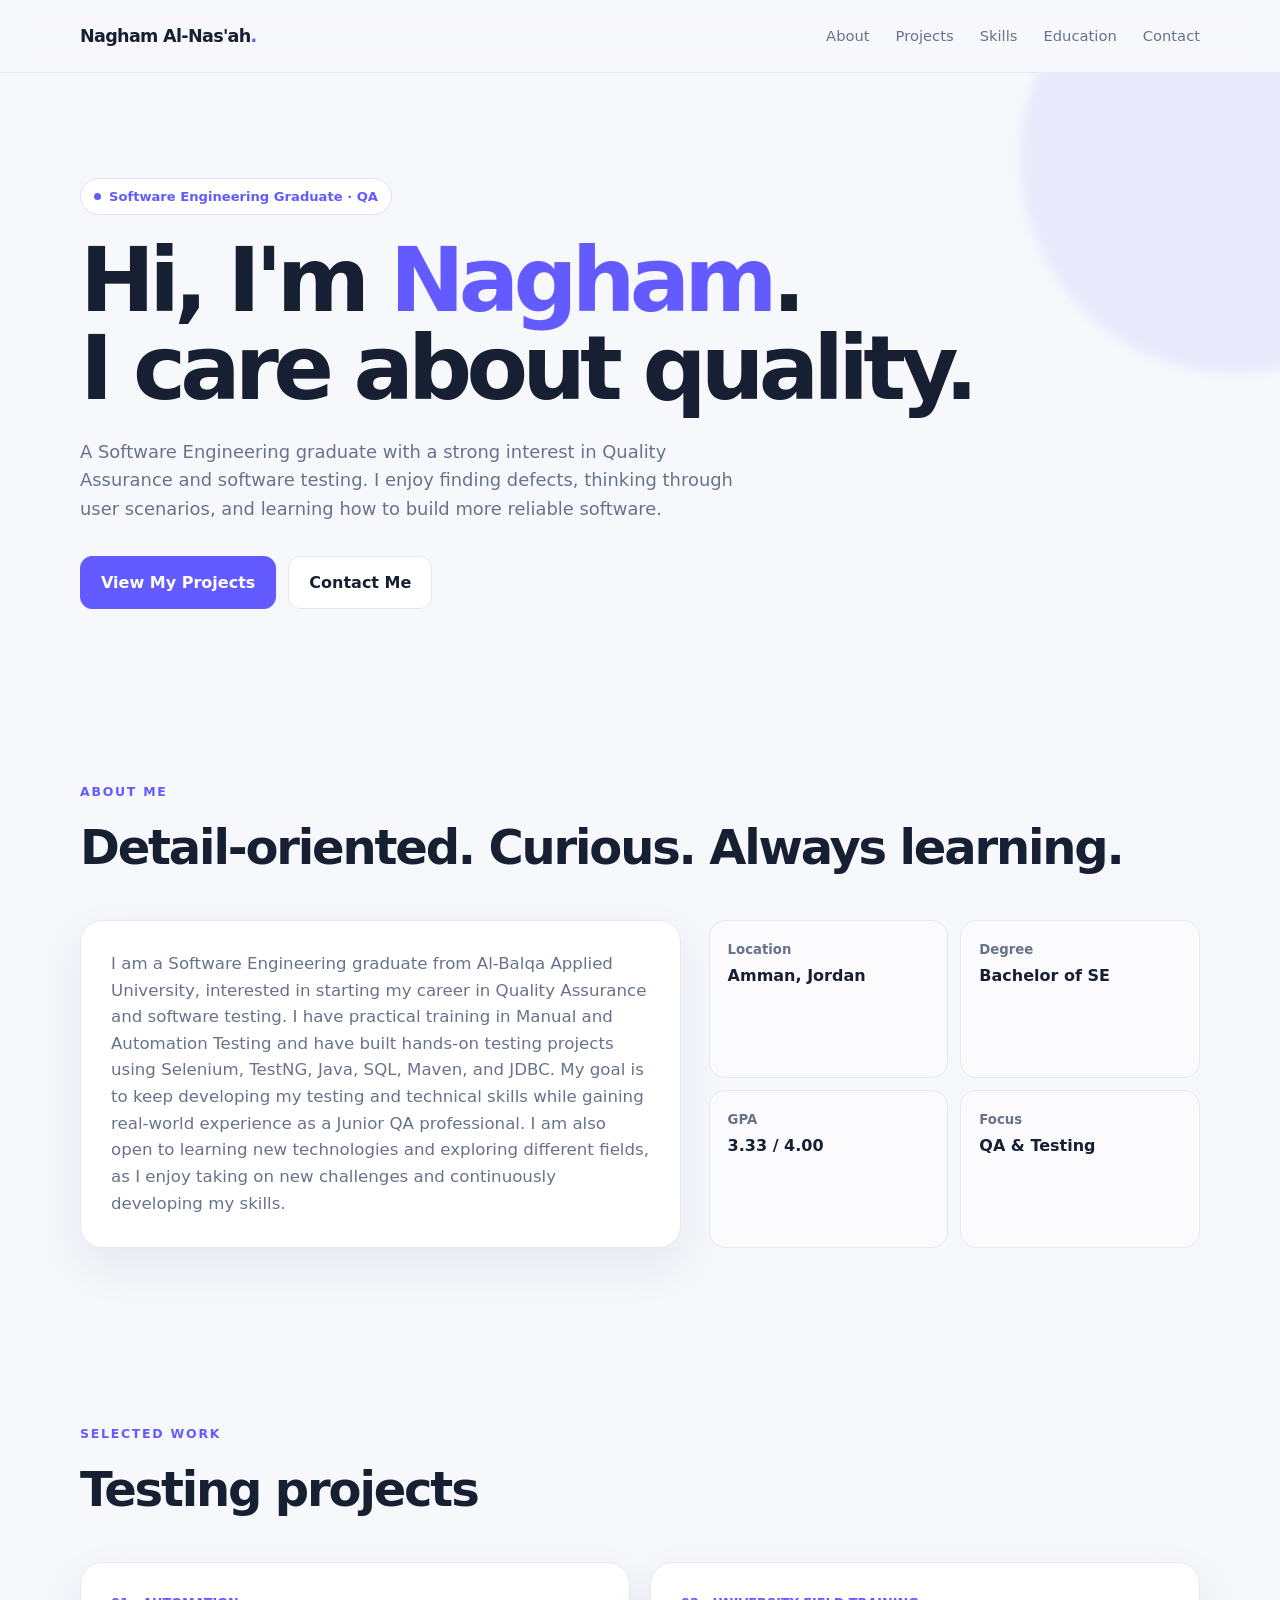
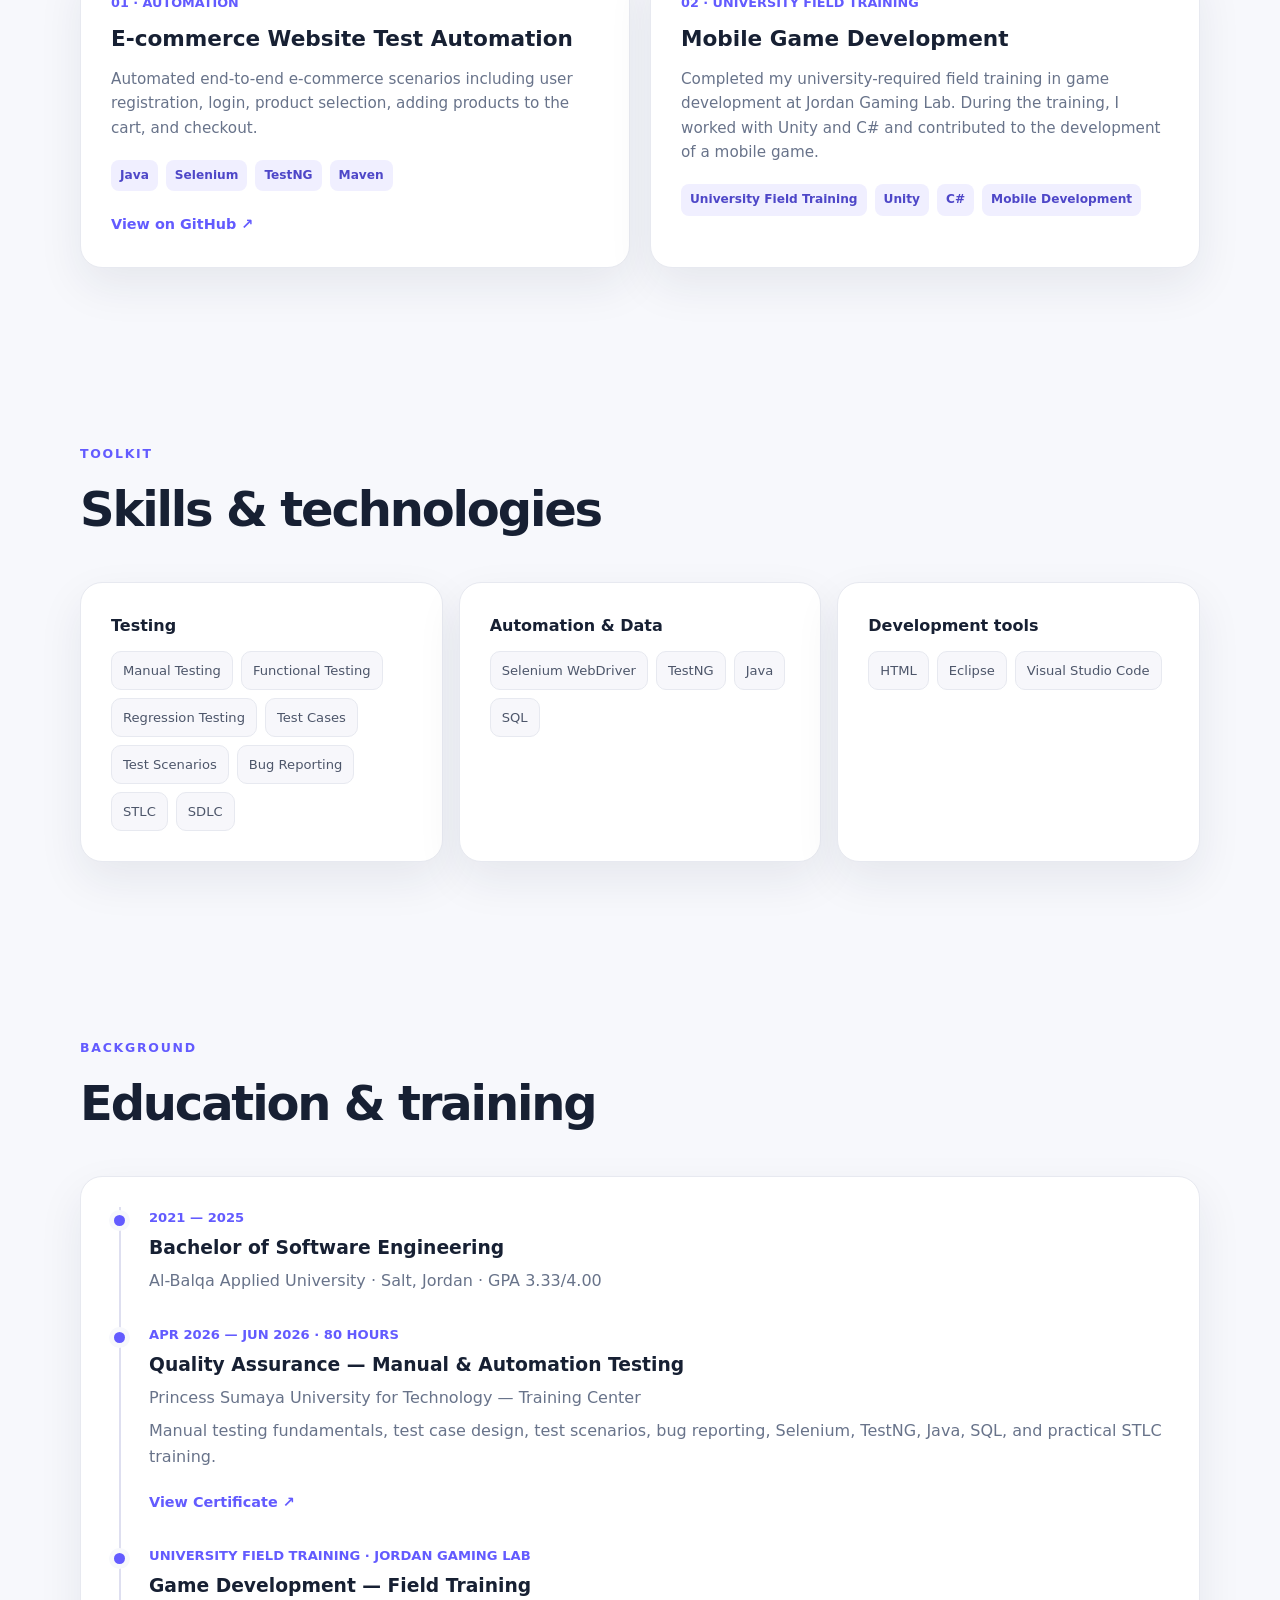
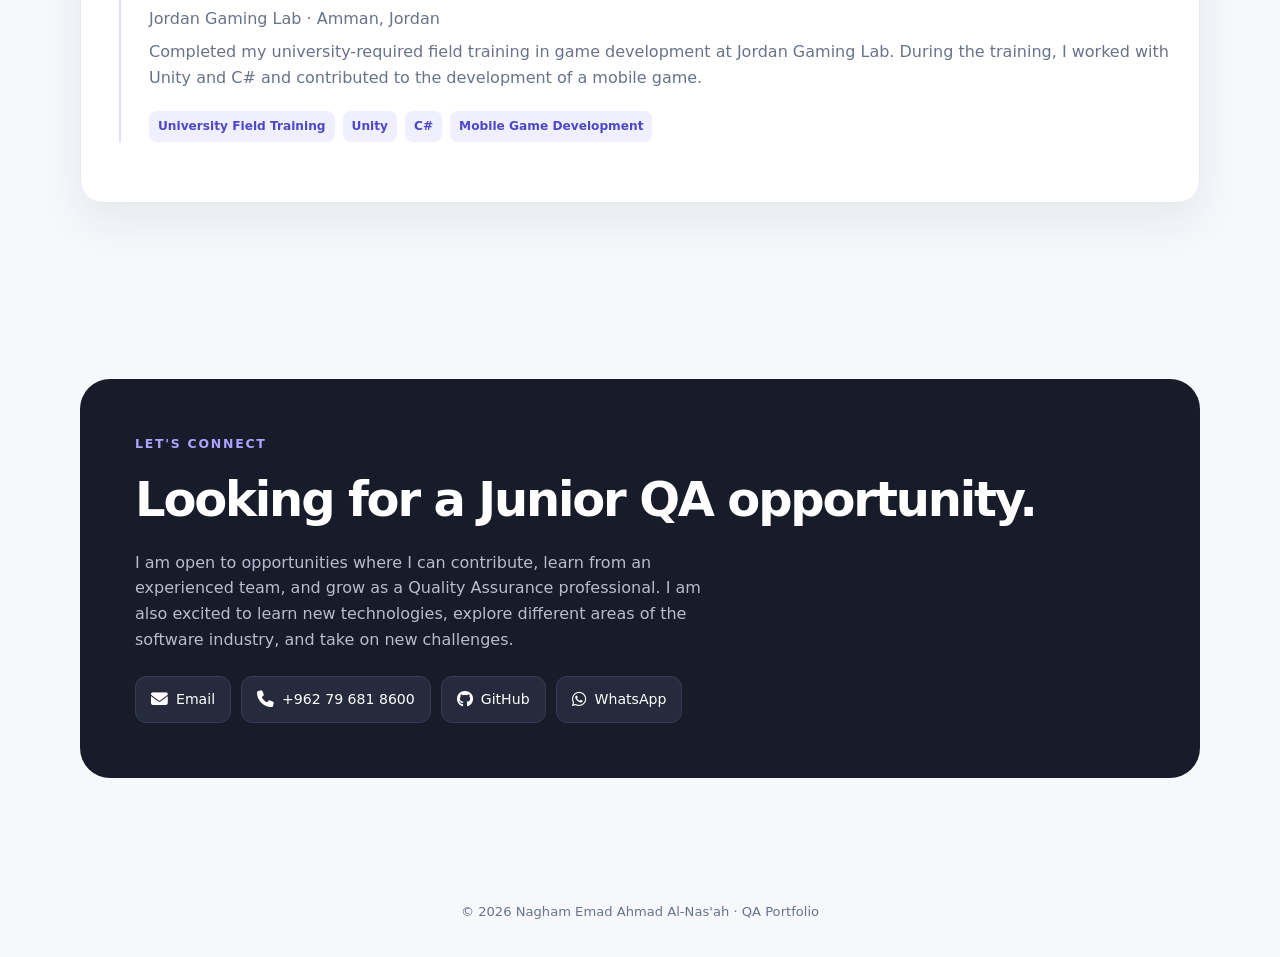
<file: index.html>
<!DOCTYPE html>

<html lang="en">
<head>
  <meta charset="UTF-8" />
  <meta name="viewport" content="width=device-width, initial-scale=1.0" />
  <meta name="description" content="Nagham Emad Ahmad Al-Nas'ah — Software Engineering graduate and Junior QA enthusiast." />
  <title>Nagham Emad | QA Portfolio</title>

  <link rel="stylesheet" href="style.css">

  <!-- Font Awesome for icons -->

  <link rel="stylesheet"
        href="https://cdnjs.cloudflare.com/ajax/libs/font-awesome/6.5.2/css/all.min.css">
</head>

<body>

<header>
  <div class="container">
    <nav>
      <a class="logo" href="#home">Nagham Al-Nas'ah<span>.</span></a>

  <ul class="nav-links">
    <li><a href="#about">About</a></li>
    <li><a href="#projects">Projects</a></li>
    <li><a href="#skills">Skills</a></li>
    <li><a href="#education">Education</a></li>
    <li><a href="#contact">Contact</a></li>
  </ul>
</nav>

  </div>
</header>

<main id="home">

  <!-- HERO -->

  <section class="hero">
    <div class="container">

  <div class="eyebrow">
    <span class="dot"></span>
    Software Engineering Graduate · QA
  </div>

  <h1>
    Hi, I'm <span>Nagham</span>.<br>
    I care about quality.
  </h1>

  <p>
    A Software Engineering graduate with a strong interest in Quality Assurance
    and software testing. I enjoy finding defects, thinking through user scenarios,
    and learning how to build more reliable software.
  </p>

  <div class="buttons">
    <a class="btn btn-primary" href="#projects">
      View My Projects
    </a>

    <a class="btn btn-secondary" href="mailto:naghamemad04@gmail.com">
      Contact Me
    </a>
  </div>

</div>

  </section>

  <!-- ABOUT -->

  <section id="about">
    <div class="container">

  <div class="section-head">
    <div class="section-label">About me</div>
    <h2>Detail-oriented. Curious. Always learning.</h2>
  </div>

  <div class="about-grid">

    <div class="card">
      <p class="about-text">
        I am a Software Engineering graduate from Al-Balqa Applied University,
        interested in starting my career in Quality Assurance and software testing.
        I have practical training in Manual and Automation Testing and have built
        hands-on testing projects using Selenium, TestNG, Java, SQL, Maven, and JDBC.
        My goal is to keep developing my testing and technical skills while gaining
        real-world experience as a Junior QA professional.
        I am also open to learning new technologies and exploring different fields,
        as I enjoy taking on new challenges and continuously developing my skills.
      </p>
    </div>

    <div class="facts">
      <div class="fact">
        <strong>Location</strong>
        <span>Amman, Jordan</span>
      </div>

      <div class="fact">
        <strong>Degree</strong>
        <span>Bachelor of SE</span>
      </div>

      <div class="fact">
        <strong>GPA</strong>
        <span>3.33 / 4.00</span>
      </div>

      <div class="fact">
        <strong>Focus</strong>
        <span>QA & Testing</span>
      </div>
    </div>

  </div>
</div>

  </section>

  <!-- PROJECTS -->

  <section id="projects">
    <div class="container">

  <div class="section-head">
    <div class="section-label">Selected work</div>
    <h2>Testing projects</h2>
  </div>

  <div class="projects">

    <!-- PROJECT 1 -->
    <article class="card project">

      <div class="project-number">
        01 · AUTOMATION
      </div>

      <h3>
        E-commerce Website Test Automation
      </h3>

      <p>
        Automated end-to-end e-commerce scenarios including user registration,
        login, product selection, adding products to the cart, and checkout.
      </p>

      <div class="tags">
        <span class="tag">Java</span>
        <span class="tag">Selenium</span>
        <span class="tag">TestNG</span>
        <span class="tag">Maven</span>
      </div>

      <a class="project-link"
         href="https://github.com/NaghamNasa/Ecommerce_TestAutomation"
         target="_blank"
         rel="noopener">
        View on GitHub ↗
      </a>

    </article>


    <!-- PROJECT 2 -->
    <article class="card project">

      <div class="project-number">
        02 · UNIVERSITY FIELD TRAINING
      </div>

      <h3>
        Mobile Game Development
      </h3>

      <p>
        Completed my university-required field training in game development
        at Jordan Gaming Lab. During the training, I worked with Unity and C#
        and contributed to the development of a mobile game.
      </p>

      <div class="tags">
        <span class="tag">University Field Training</span>
        <span class="tag">Unity</span>
        <span class="tag">C#</span>
        <span class="tag">Mobile Development</span>
      </div>

    </article>

  </div>
</div>

  </section>

  <!-- SKILLS -->

  <section id="skills">
    <div class="container">

  <div class="section-head">
    <div class="section-label">Toolkit</div>
    <h2>Skills & technologies</h2>
  </div>

  <div class="skills-grid">

    <div class="card skill-card">

      <h3>Testing</h3>

      <div class="skill-list">
        <span class="skill">Manual Testing</span>
        <span class="skill">Functional Testing</span>
        <span class="skill">Regression Testing</span>
        <span class="skill">Test Cases</span>
        <span class="skill">Test Scenarios</span>
        <span class="skill">Bug Reporting</span>
        <span class="skill">STLC</span>
        <span class="skill">SDLC</span>
      </div>

    </div>


    <div class="card skill-card">

      <h3>Automation & Data</h3>

      <div class="skill-list">
        <span class="skill">Selenium WebDriver</span>
        <span class="skill">TestNG</span>
        <span class="skill">Java</span>
        <span class="skill">SQL</span>
      </div>

    </div>


    <div class="card skill-card">

      <h3>Development tools</h3>

      <div class="skill-list">
        <span class="skill">HTML</span>
        <span class="skill">Eclipse</span>
        <span class="skill">Visual Studio Code</span>
      </div>

    </div>

  </div>
</div>

  </section>

  <!-- EDUCATION & TRAINING -->

  <section id="education">
    <div class="container">

  <div class="section-head">
    <div class="section-label">Background</div>
    <h2>Education & training</h2>
  </div>

  <div class="card">

    <div class="timeline">

      <!-- EDUCATION -->
      <div class="timeline-item">

        <div class="timeline-date">
          2021 — 2025
        </div>

        <h3>
          Bachelor of Software Engineering
        </h3>

        <p>
          Al-Balqa Applied University · Salt, Jordan · GPA 3.33/4.00
        </p>

      </div>


      <!-- QA TRAINING -->
      <div class="timeline-item">

        <div class="timeline-date">
          APR 2026 — JUN 2026 · 80 HOURS
        </div>

        <h3>
          Quality Assurance — Manual & Automation Testing
        </h3>

        <p>
          Princess Sumaya University for Technology — Training Center
        </p>

        <p style="margin-top:8px;">
          Manual testing fundamentals, test case design, test scenarios,
          bug reporting, Selenium, TestNG, Java, SQL, and practical STLC training.
        </p>

        <a class="project-link"
           href="https://drive.google.com/file/d/1P26dOvGQgVuarlXt7VliMoPHaFKw1R2O/view?usp=sharing"
           target="_blank"
           rel="noopener">
          View Certificate ↗
        </a>

      </div>


      <!-- UNIVERSITY FIELD TRAINING -->
      <div class="timeline-item">

        <div class="timeline-date">
          UNIVERSITY FIELD TRAINING · JORDAN GAMING LAB
        </div>

        <h3>
          Game Development — Field Training
        </h3>

        <p>
          Jordan Gaming Lab · Amman, Jordan
        </p>

        <p style="margin-top:8px;">
          Completed my university-required field training in game development
          at Jordan Gaming Lab. During the training, I worked with Unity and C#
          and contributed to the development of a mobile game.
        </p>

        <div class="tags">
          <span class="tag">University Field Training</span>
          <span class="tag">Unity</span>
          <span class="tag">C#</span>
          <span class="tag">Mobile Game Development</span>
        </div>

      </div>

    </div>
  </div>
</div>

  </section>

  <!-- CONTACT -->

  <section id="contact">
    <div class="container">

  <div class="contact">

    <div class="section-label">
      Let's connect
    </div>

    <h2>
      Looking for a Junior QA opportunity.
    </h2>

    <p>
      I am open to opportunities where I can contribute, learn from an experienced team,
      and grow as a Quality Assurance professional. I am also excited to learn new
      technologies, explore different areas of the software industry,
      and take on new challenges.
    </p>

    <div class="contact-links">

      <!-- EMAIL -->
      <a class="contact-link"
         href="mailto:naghamemad04@gmail.com">
        <i class="fa-solid fa-envelope"></i>
        Email
      </a>


      <!-- PHONE -->
      <a class="contact-link"
         href="tel:+962796818600">
        <i class="fa-solid fa-phone"></i>
        +962 79 681 8600
      </a>


      <!-- GITHUB -->
      <a class="contact-link"
         href="https://github.com/NaghamNasa"
         target="_blank"
         rel="noopener">
        <i class="fa-brands fa-github"></i>
        GitHub
      </a>


      <!-- WHATSAPP -->
      <a class="contact-link whatsapp-link"
         href="https://wa.me/962798616610"
         target="_blank"
         rel="noopener"
         aria-label="Contact me on WhatsApp">

        <i class="fa-brands fa-whatsapp"></i>
        WhatsApp

      </a>

    </div>

  </div>
</div>

  </section>

</main>

<footer>
  © 2026 Nagham Emad Ahmad Al-Nas'ah · QA Portfolio
</footer>

</body>
</html>
</file>
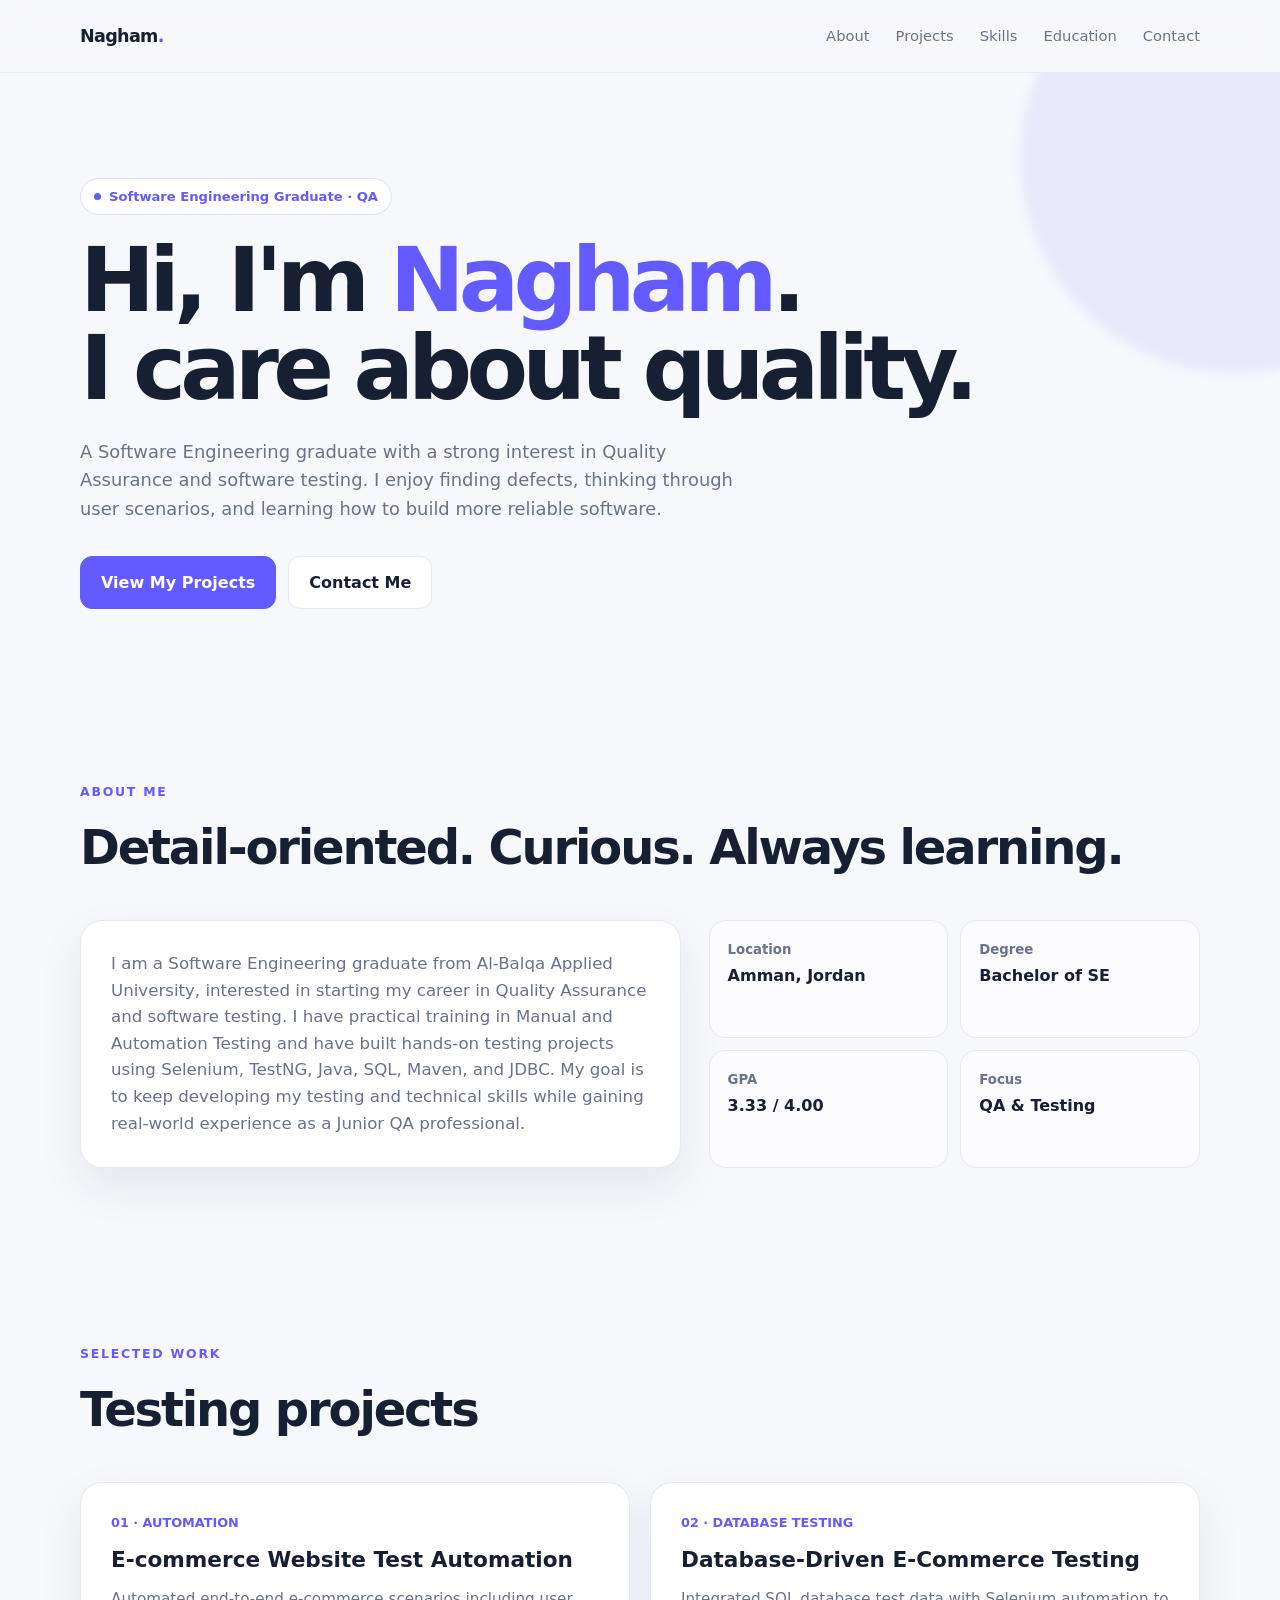
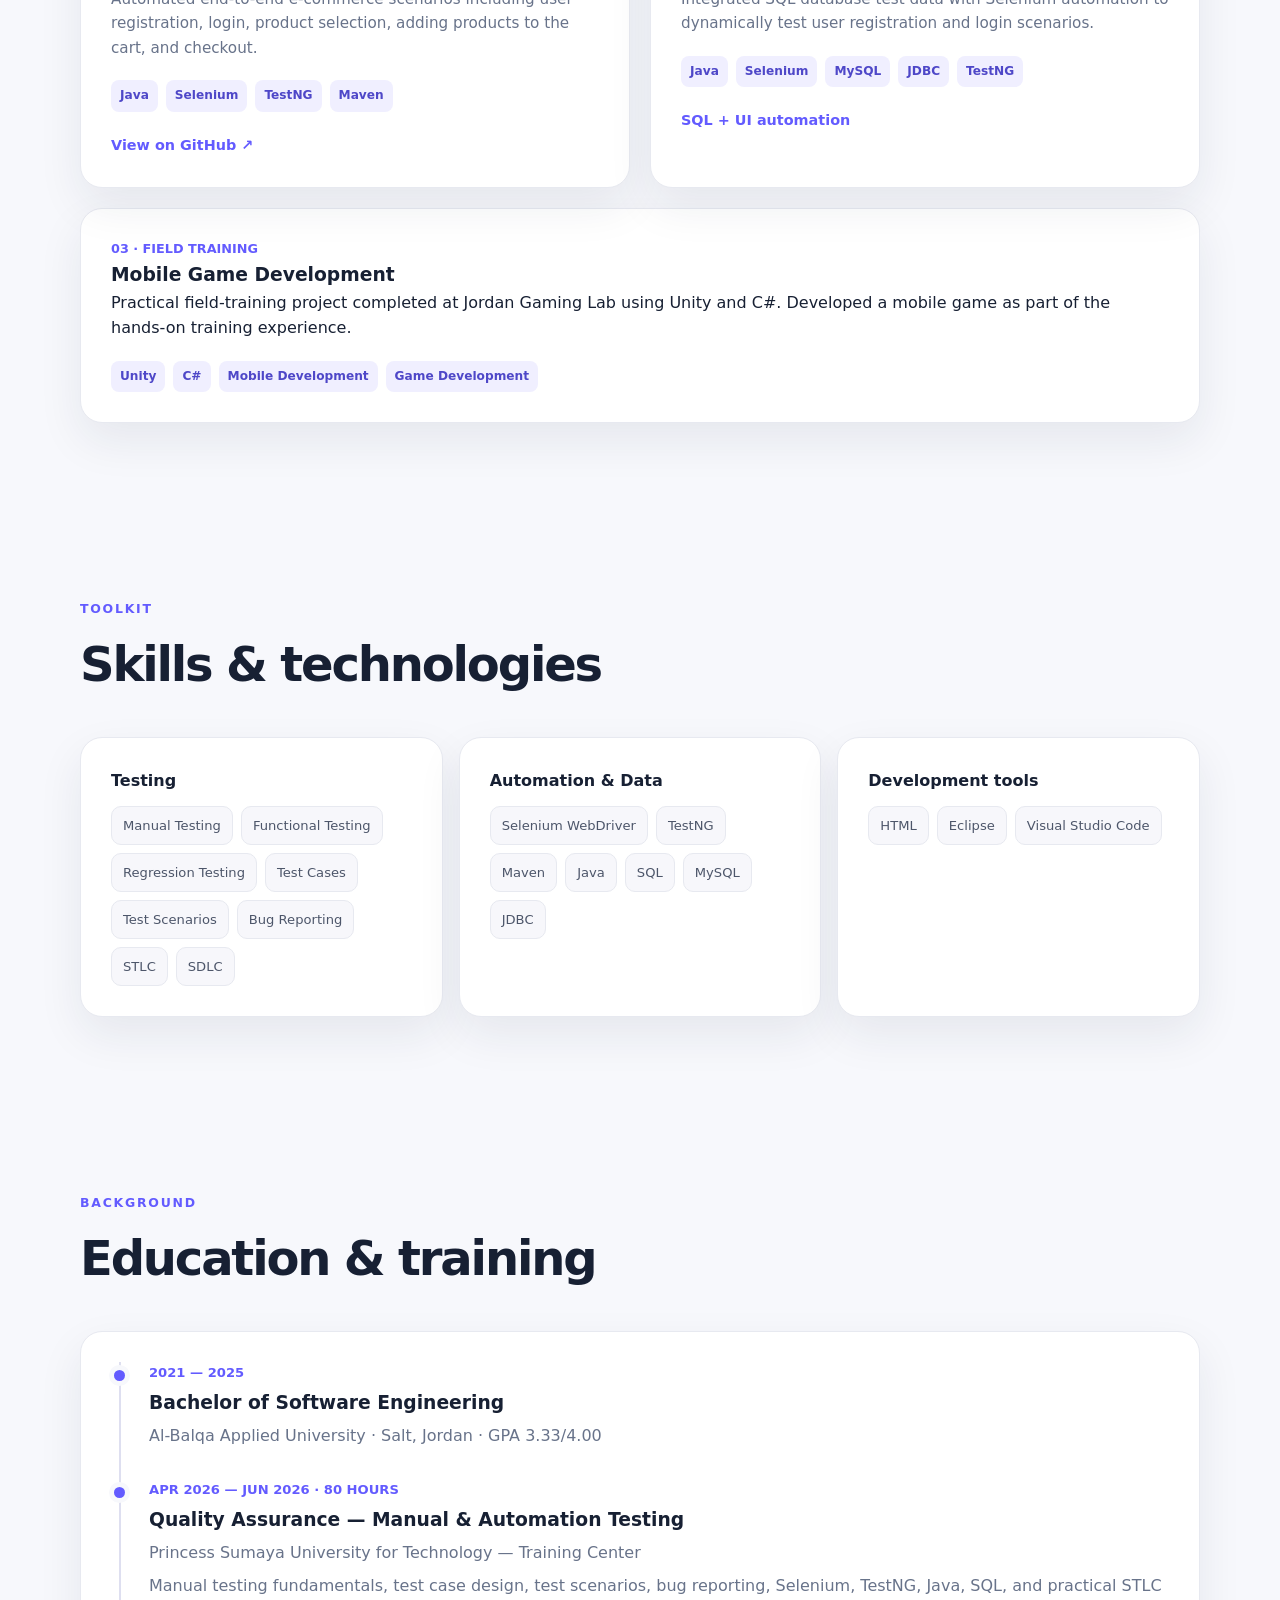
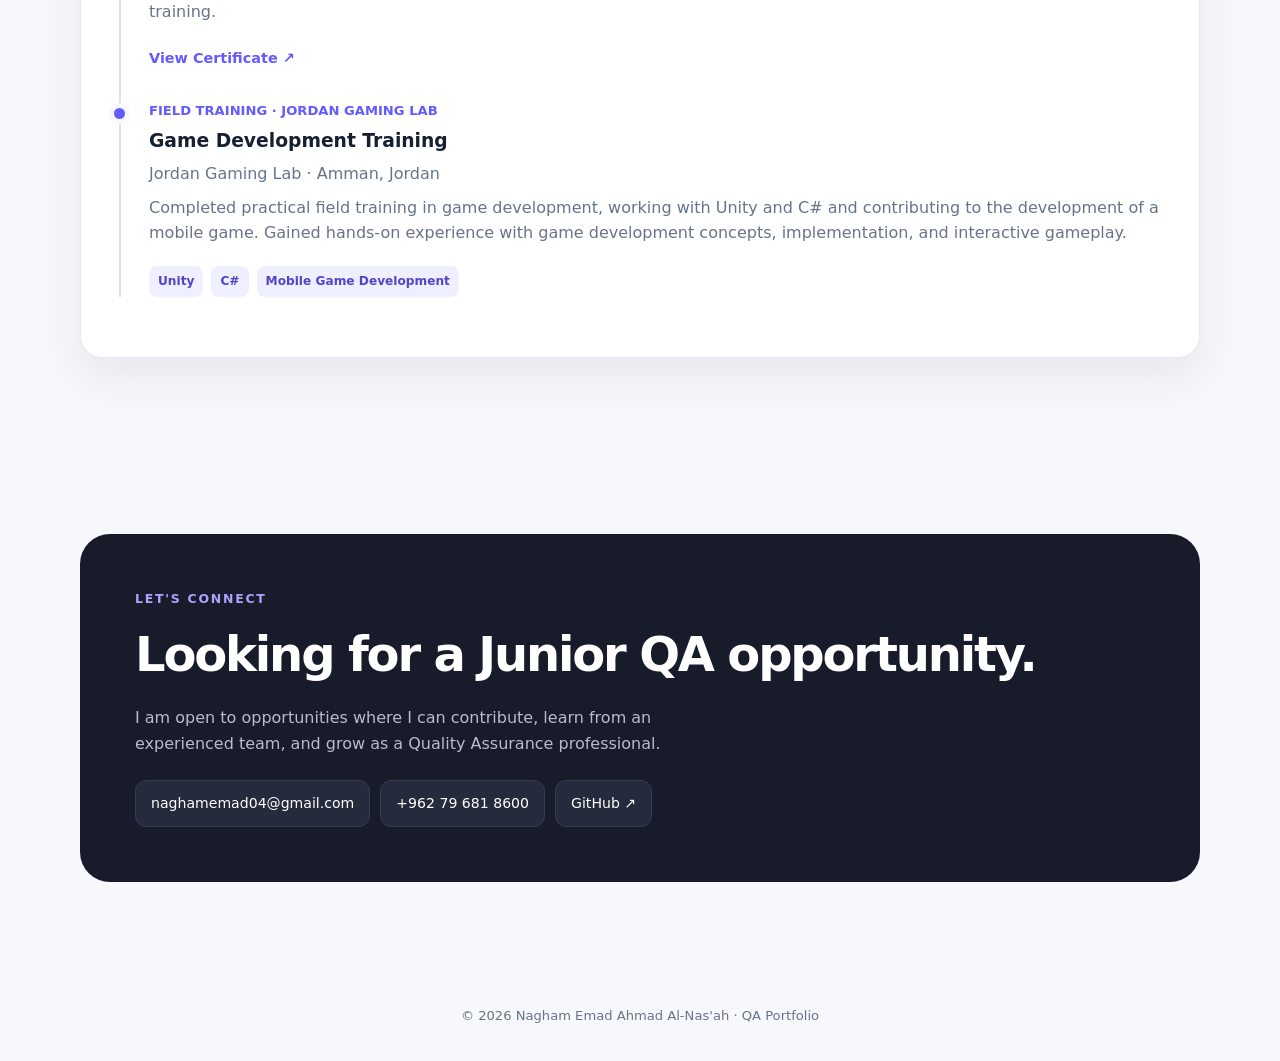
<file: Nagham_QA_Portfolio.html>
<!DOCTYPE html>
<html lang="en">
<head>
  <meta charset="UTF-8" />
  <meta name="viewport" content="width=device-width, initial-scale=1.0" />
  <meta name="description" content="Nagham Emad Ahmad Al-Nas'ah — Software Engineering graduate and Junior QA enthusiast." />
  <title>Nagham Emad | QA Portfolio</title>
  <style>
    :root{
      --bg:#f7f8fc;
      --surface:#ffffff;
      --text:#172033;
      --muted:#68738a;
      --primary:#635bff;
      --primary-dark:#4d46d9;
      --border:#e7e9f0;
      --shadow:0 18px 45px rgba(31,38,65,.08);
      --radius:22px;
    }
    *{box-sizing:border-box;margin:0;padding:0}
    html{scroll-behavior:smooth}
    body{
      font-family:Inter,ui-sans-serif,system-ui,-apple-system,BlinkMacSystemFont,"Segoe UI",sans-serif;
      background:var(--bg); color:var(--text); line-height:1.6;
    }
    a{color:inherit;text-decoration:none}
    .container{width:min(1120px,92%);margin:auto}
    header{
      position:sticky;top:0;z-index:10;background:rgba(247,248,252,.88);
      backdrop-filter:blur(14px);border-bottom:1px solid rgba(231,233,240,.8)
    }
    nav{height:72px;display:flex;align-items:center;justify-content:space-between}
    .logo{font-weight:800;letter-spacing:-.04em;font-size:1.1rem}
    .logo span{color:var(--primary)}
    .nav-links{display:flex;gap:26px;list-style:none;font-size:.92rem;color:var(--muted)}
    .nav-links a:hover{color:var(--primary)}
    .hero{padding:105px 0 85px;position:relative;overflow:hidden}
    .hero:before{
      content:"";position:absolute;width:430px;height:430px;border-radius:50%;
      background:rgba(99,91,255,.09);right:-170px;top:-130px;filter:blur(5px)
    }
    .eyebrow{
      display:inline-flex;align-items:center;gap:8px;padding:7px 13px;border:1px solid #dddfff;
      background:#fff;border-radius:999px;color:var(--primary);font-size:.82rem;font-weight:700;margin-bottom:22px
    }
    .dot{width:7px;height:7px;border-radius:50%;background:var(--primary)}
    h1{font-size:clamp(3rem,7vw,5.7rem);line-height:.98;letter-spacing:-.065em;max-width:900px}
    h1 span{color:var(--primary)}
    .hero p{max-width:680px;color:var(--muted);font-size:1.12rem;margin:25px 0 32px}
    .buttons{display:flex;gap:12px;flex-wrap:wrap}
    .btn{padding:13px 20px;border-radius:12px;font-weight:700;border:1px solid var(--border);transition:.2s}
    .btn-primary{background:var(--primary);color:white;border-color:var(--primary)}
    .btn-primary:hover{background:var(--primary-dark);transform:translateY(-2px)}
    .btn-secondary{background:#fff}.btn-secondary:hover{border-color:#c9cce0;transform:translateY(-2px)}
    section{padding:88px 0}
    .section-head{margin-bottom:34px}
    .section-label{color:var(--primary);font-size:.78rem;font-weight:800;text-transform:uppercase;letter-spacing:.14em}
    h2{font-size:clamp(2rem,4vw,3rem);letter-spacing:-.045em;margin-top:7px}
    .about-grid{display:grid;grid-template-columns:1.1fr .9fr;gap:28px}
    .card{background:var(--surface);border:1px solid var(--border);border-radius:var(--radius);padding:30px;box-shadow:var(--shadow)}
    .about-text{font-size:1.04rem;color:var(--muted)}
    .facts{display:grid;grid-template-columns:1fr 1fr;gap:12px}
    .fact{padding:18px;border:1px solid var(--border);border-radius:16px;background:#fbfbfe}
    .fact strong{display:block;font-size:.83rem;color:var(--muted);margin-bottom:3px}
    .fact span{font-weight:750}
    .projects{display:grid;grid-template-columns:repeat(2,1fr);gap:20px}
    .project{position:relative;overflow:hidden}
    .project-number{font-size:.8rem;color:var(--primary);font-weight:800}
    .project h3{font-size:1.35rem;margin:9px 0 10px}
    .project p{color:var(--muted);font-size:.95rem}
    .tags{display:flex;flex-wrap:wrap;gap:8px;margin-top:20px}
    .tag{font-size:.76rem;font-weight:700;padding:6px 9px;border-radius:8px;background:#f0efff;color:#4e47c8}
    .project-link{display:inline-block;margin-top:22px;color:var(--primary);font-weight:750;font-size:.9rem}
    .timeline{border-left:2px solid #dedff0;margin-left:8px;padding-left:28px}
    .timeline-item{position:relative;margin-bottom:30px}
    .timeline-item:before{
      content:"";position:absolute;width:11px;height:11px;border-radius:50%;background:var(--primary);
      left:-35px;top:8px;box-shadow:0 0 0 5px var(--bg)
    }
    .timeline-date{color:var(--primary);font-weight:800;font-size:.82rem}
    .timeline h3{margin:5px 0}
    .timeline p{color:var(--muted)}
    .skills-grid{display:grid;grid-template-columns:repeat(3,1fr);gap:16px}
    .skill-card h3{font-size:1rem;margin-bottom:13px}
    .skill-list{display:flex;flex-wrap:wrap;gap:8px}
    .skill{padding:8px 11px;border-radius:10px;background:#f7f7fb;border:1px solid var(--border);font-size:.82rem;color:#4d566a}
    .contact{background:#171b2a;color:#fff;border-radius:30px;padding:55px}
    .contact .section-label{color:#aaa4ff}
    .contact p{color:#b7bdce;max-width:600px;margin:12px 0 24px}
    .contact-links{display:flex;flex-wrap:wrap;gap:10px}
    .contact-link{padding:11px 15px;background:#252a3d;border:1px solid #363c52;border-radius:11px;color:#fff;font-size:.88rem}
    footer{padding:35px 0;color:var(--muted);font-size:.82rem;text-align:center}
    @media(max-width:800px){
      .nav-links{display:none}
      .hero{padding-top:75px}
      .about-grid,.projects,.skills-grid{grid-template-columns:1fr}
      .contact{padding:34px 24px}
    }
  </style>
</head>
<body>

<header>
  <div class="container">
    <nav>
      <a class="logo" href="#home">Nagham<span>.</span></a>
      <ul class="nav-links">
        <li><a href="#about">About</a></li>
        <li><a href="#projects">Projects</a></li>
        <li><a href="#skills">Skills</a></li>
        <li><a href="#education">Education</a></li>
        <li><a href="#contact">Contact</a></li>
      </ul>
    </nav>
  </div>
</header>

<main id="home">
  <section class="hero">
    <div class="container">
      <div class="eyebrow"><span class="dot"></span> Software Engineering Graduate · QA</div>
      <h1>Hi, I'm <span>Nagham</span>.<br>I care about quality.</h1>
      <p>
        A Software Engineering graduate with a strong interest in Quality Assurance
        and software testing. I enjoy finding defects, thinking through user scenarios,
        and learning how to build more reliable software.
      </p>
      <div class="buttons">
        <a class="btn btn-primary" href="#projects">View My Projects</a>
        <a class="btn btn-secondary" href="mailto:naghamemad04@gmail.com">Contact Me</a>
      </div>
    </div>
  </section>

  <section id="about">
    <div class="container">
      <div class="section-head">
        <div class="section-label">About me</div>
        <h2>Detail-oriented. Curious. Always learning.</h2>
      </div>
      <div class="about-grid">
        <div class="card">
          <p class="about-text">
            I am a Software Engineering graduate from Al-Balqa Applied University,
            interested in starting my career in Quality Assurance and software testing.
            I have practical training in Manual and Automation Testing and have built
            hands-on testing projects using Selenium, TestNG, Java, SQL, Maven, and JDBC.
            My goal is to keep developing my testing and technical skills while gaining
            real-world experience as a Junior QA professional.
          </p>
        </div>
        <div class="facts">
          <div class="fact"><strong>Location</strong><span>Amman, Jordan</span></div>
          <div class="fact"><strong>Degree</strong><span>Bachelor of SE</span></div>
          <div class="fact"><strong>GPA</strong><span>3.33 / 4.00</span></div>
          <div class="fact"><strong>Focus</strong><span>QA & Testing</span></div>
        </div>
      </div>
    </div>
  </section>

  <section id="projects">
    <div class="container">
      <div class="section-head">
        <div class="section-label">Selected work</div>
        <h2>Testing projects</h2>
      </div>
      <div class="projects">
        <article class="card project">
          <div class="project-number">01 · AUTOMATION</div>
          <h3>E-commerce Website Test Automation</h3>
          <p>
            Automated end-to-end e-commerce scenarios including user registration,
            login, product selection, adding products to the cart, and checkout.
          </p>
          <div class="tags">
            <span class="tag">Java</span><span class="tag">Selenium</span>
            <span class="tag">TestNG</span><span class="tag">Maven</span>
          </div>
          <a class="project-link" href="https://github.com/NaghamNasa/Ecommerce_TestAutomation" target="_blank" rel="noopener">
            View on GitHub ↗
          </a>
        </article>

        <article class="card project">
          <div class="project-number">02 · DATABASE TESTING</div>
          <h3>Database-Driven E-Commerce Testing</h3>
          <p>
            Integrated SQL database test data with Selenium automation to dynamically
            test user registration and login scenarios.
          </p>
          <div class="tags">
            <span class="tag">Java</span><span class="tag">Selenium</span>
            <span class="tag">MySQL</span><span class="tag">JDBC</span>
            <span class="tag">TestNG</span>
          </div>
          <span class="project-link">SQL + UI automation</span>
        </article>
      </div>

      <div class="card" style="margin-top:20px;">
        <div class="project-number">03 · FIELD TRAINING</div>
        <h3>Mobile Game Development</h3>
        <p>
          Practical field-training project completed at Jordan Gaming Lab using
          Unity and C#. Developed a mobile game as part of the hands-on training experience.
        </p>
        <div class="tags">
          <span class="tag">Unity</span><span class="tag">C#</span>
          <span class="tag">Mobile Development</span><span class="tag">Game Development</span>
        </div>
      </div>
    </div>
  </section>

  <section id="skills">
    <div class="container">
      <div class="section-head">
        <div class="section-label">Toolkit</div>
        <h2>Skills & technologies</h2>
      </div>
      <div class="skills-grid">
        <div class="card skill-card">
          <h3>Testing</h3>
          <div class="skill-list">
            <span class="skill">Manual Testing</span><span class="skill">Functional Testing</span>
            <span class="skill">Regression Testing</span><span class="skill">Test Cases</span>
            <span class="skill">Test Scenarios</span><span class="skill">Bug Reporting</span>
            <span class="skill">STLC</span><span class="skill">SDLC</span>
          </div>
        </div>
        <div class="card skill-card">
          <h3>Automation & Data</h3>
          <div class="skill-list">
            <span class="skill">Selenium WebDriver</span><span class="skill">TestNG</span>
            <span class="skill">Maven</span><span class="skill">Java</span>
            <span class="skill">SQL</span><span class="skill">MySQL</span><span class="skill">JDBC</span>
          </div>
        </div>
        <div class="card skill-card">
          <h3>Development tools</h3>
          <div class="skill-list">
            <span class="skill">HTML</span><span class="skill">Eclipse</span>
            <span class="skill">Visual Studio Code</span>
          </div>
        </div>
      </div>
    </div>
  </section>

  <section id="education">
    <div class="container">
      <div class="section-head">
        <div class="section-label">Background</div>
        <h2>Education & training</h2>
      </div>
      <div class="card">
        <div class="timeline">
          <div class="timeline-item">
            <div class="timeline-date">2021 — 2025</div>
            <h3>Bachelor of Software Engineering</h3>
            <p>Al-Balqa Applied University · Salt, Jordan · GPA 3.33/4.00</p>
          </div>
          <div class="timeline-item">
            <div class="timeline-date">APR 2026 — JUN 2026 · 80 HOURS</div>
            <h3>Quality Assurance — Manual & Automation Testing</h3>
            <p>Princess Sumaya University for Technology — Training Center</p>
            <p style="margin-top:8px;">
              Manual testing fundamentals, test case design, test scenarios, bug reporting,
              Selenium, TestNG, Java, SQL, and practical STLC training.
            </p>
            <a class="project-link" href="https://drive.google.com/file/d/1P26dOvGQgVuarlXt7VliMoPHaFKw1R2O/view?usp=sharing" target="_blank" rel="noopener">
              View Certificate ↗
            </a>
          </div>

          <div class="timeline-item">
            <div class="timeline-date">FIELD TRAINING · JORDAN GAMING LAB</div>
            <h3>Game Development Training</h3>
            <p>Jordan Gaming Lab · Amman, Jordan</p>
            <p style="margin-top:8px;">
              Completed practical field training in game development, working with
              Unity and C# and contributing to the development of a mobile game.
              Gained hands-on experience with game development concepts, implementation,
              and interactive gameplay.
            </p>
            <div class="tags">
              <span class="tag">Unity</span><span class="tag">C#</span>
              <span class="tag">Mobile Game Development</span>
            </div>
          </div>
        </div>
      </div>
    </div>
  </section>

  <section id="contact">
    <div class="container">
      <div class="contact">
        <div class="section-label">Let's connect</div>
        <h2>Looking for a Junior QA opportunity.</h2>
        <p>
          I am open to opportunities where I can contribute, learn from an experienced team,
          and grow as a Quality Assurance professional.
        </p>
        <div class="contact-links">
          <a class="contact-link" href="mailto:naghamemad04@gmail.com">naghamemad04@gmail.com</a>
          <a class="contact-link" href="tel:+962796818600">+962 79 681 8600</a>
          <a class="contact-link" href="https://github.com/NaghamNasa" target="_blank" rel="noopener">GitHub ↗</a>
        </div>
      </div>
    </div>
  </section>
</main>

<footer>
  © 2026 Nagham Emad Ahmad Al-Nas'ah · QA Portfolio
</footer>

</body>
</html>
</file>
<file: style.css>
:root{
  --bg:#f7f8fc;
  --surface:#ffffff;
  --text:#172033;
  --muted:#68738a;
  --primary:#635bff;
  --primary-dark:#4d46d9;
  --border:#e7e9f0;
  --shadow:0 18px 45px rgba(31,38,65,.08);
  --radius:22px;
}
*{box-sizing:border-box;margin:0;padding:0}
html{scroll-behavior:smooth}
body{
  font-family:Inter,ui-sans-serif,system-ui,-apple-system,BlinkMacSystemFont,"Segoe UI",sans-serif;
  background:var(--bg); color:var(--text); line-height:1.6;
}
a{color:inherit;text-decoration:none}
.container{width:min(1120px,92%);margin:auto}
header{
  position:sticky;top:0;z-index:10;background:rgba(247,248,252,.88);
  backdrop-filter:blur(14px);border-bottom:1px solid rgba(231,233,240,.8)
}
.contact-link {
  display: inline-flex;
  align-items: center;
  gap: 8px;
}
.contact-link i {
  font-size: 1.05rem;
}
nav{height:72px;display:flex;align-items:center;justify-content:space-between}
.logo{font-weight:800;letter-spacing:-.04em;font-size:1.1rem}
.logo span{color:var(--primary)}
.nav-links{display:flex;gap:26px;list-style:none;font-size:.92rem;color:var(--muted)}
.nav-links a:hover{color:var(--primary)}
.hero{padding:105px 0 85px;position:relative;overflow:hidden}
.hero:before{
  content:"";position:absolute;width:430px;height:430px;border-radius:50%;
  background:rgba(99,91,255,.09);right:-170px;top:-130px;filter:blur(5px)
}
.eyebrow{
  display:inline-flex;align-items:center;gap:8px;padding:7px 13px;border:1px solid #dddfff;
  background:#fff;border-radius:999px;color:var(--primary);font-size:.82rem;font-weight:700;margin-bottom:22px
}
.dot{width:7px;height:7px;border-radius:50%;background:var(--primary)}
h1{font-size:clamp(3rem,7vw,5.7rem);line-height:.98;letter-spacing:-.065em;max-width:900px}
h1 span{color:var(--primary)}
.hero p{max-width:680px;color:var(--muted);font-size:1.12rem;margin:25px 0 32px}
.buttons{display:flex;gap:12px;flex-wrap:wrap}
.btn{padding:13px 20px;border-radius:12px;font-weight:700;border:1px solid var(--border);transition:.2s}
.btn-primary{background:var(--primary);color:white;border-color:var(--primary)}
.btn-primary:hover{background:var(--primary-dark);transform:translateY(-2px)}
.btn-secondary{background:#fff}.btn-secondary:hover{border-color:#c9cce0;transform:translateY(-2px)}
section{padding:88px 0}
.section-head{margin-bottom:34px}
.section-label{color:var(--primary);font-size:.78rem;font-weight:800;text-transform:uppercase;letter-spacing:.14em}
h2{font-size:clamp(2rem,4vw,3rem);letter-spacing:-.045em;margin-top:7px}
.about-grid{display:grid;grid-template-columns:1.1fr .9fr;gap:28px}
.card{background:var(--surface);border:1px solid var(--border);border-radius:var(--radius);padding:30px;box-shadow:var(--shadow)}
.about-text{font-size:1.04rem;color:var(--muted)}
.facts{display:grid;grid-template-columns:1fr 1fr;gap:12px}
.fact{padding:18px;border:1px solid var(--border);border-radius:16px;background:#fbfbfe}
.fact strong{display:block;font-size:.83rem;color:var(--muted);margin-bottom:3px}
.fact span{font-weight:750}
.projects{display:grid;grid-template-columns:repeat(2,1fr);gap:20px}
.project{position:relative;overflow:hidden}
.project-number{font-size:.8rem;color:var(--primary);font-weight:800}
.project h3{font-size:1.35rem;margin:9px 0 10px}
.project p{color:var(--muted);font-size:.95rem}
.tags{display:flex;flex-wrap:wrap;gap:8px;margin-top:20px}
.tag{font-size:.76rem;font-weight:700;padding:6px 9px;border-radius:8px;background:#f0efff;color:#4e47c8}
.project-link{display:inline-block;margin-top:22px;color:var(--primary);font-weight:750;font-size:.9rem}
.timeline{border-left:2px solid #dedff0;margin-left:8px;padding-left:28px}
.timeline-item{position:relative;margin-bottom:30px}
.timeline-item:before{
  content:"";position:absolute;width:11px;height:11px;border-radius:50%;background:var(--primary);
  left:-35px;top:8px;box-shadow:0 0 0 5px var(--bg)
}
.timeline-date{color:var(--primary);font-weight:800;font-size:.82rem}
.timeline h3{margin:5px 0}
.timeline p{color:var(--muted)}
.skills-grid{display:grid;grid-template-columns:repeat(3,1fr);gap:16px}
.skill-card h3{font-size:1rem;margin-bottom:13px}
.skill-list{display:flex;flex-wrap:wrap;gap:8px}
.skill{padding:8px 11px;border-radius:10px;background:#f7f7fb;border:1px solid var(--border);font-size:.82rem;color:#4d566a}
.contact{background:#171b2a;color:#fff;border-radius:30px;padding:55px}
.contact .section-label{color:#aaa4ff}
.contact p{color:#b7bdce;max-width:600px;margin:12px 0 24px}
.contact-links{display:flex;flex-wrap:wrap;gap:10px}
.contact-link{padding:11px 15px;background:#252a3d;border:1px solid #363c52;border-radius:11px;color:#fff;font-size:.88rem}
footer{padding:35px 0;color:var(--muted);font-size:.82rem;text-align:center}
@media(max-width:800px){
  .nav-links{display:none}
  .hero{padding-top:75px}
  .about-grid,.projects,.skills-grid{grid-template-columns:1fr}
  .contact{padding:34px 24px}
}
</file>
